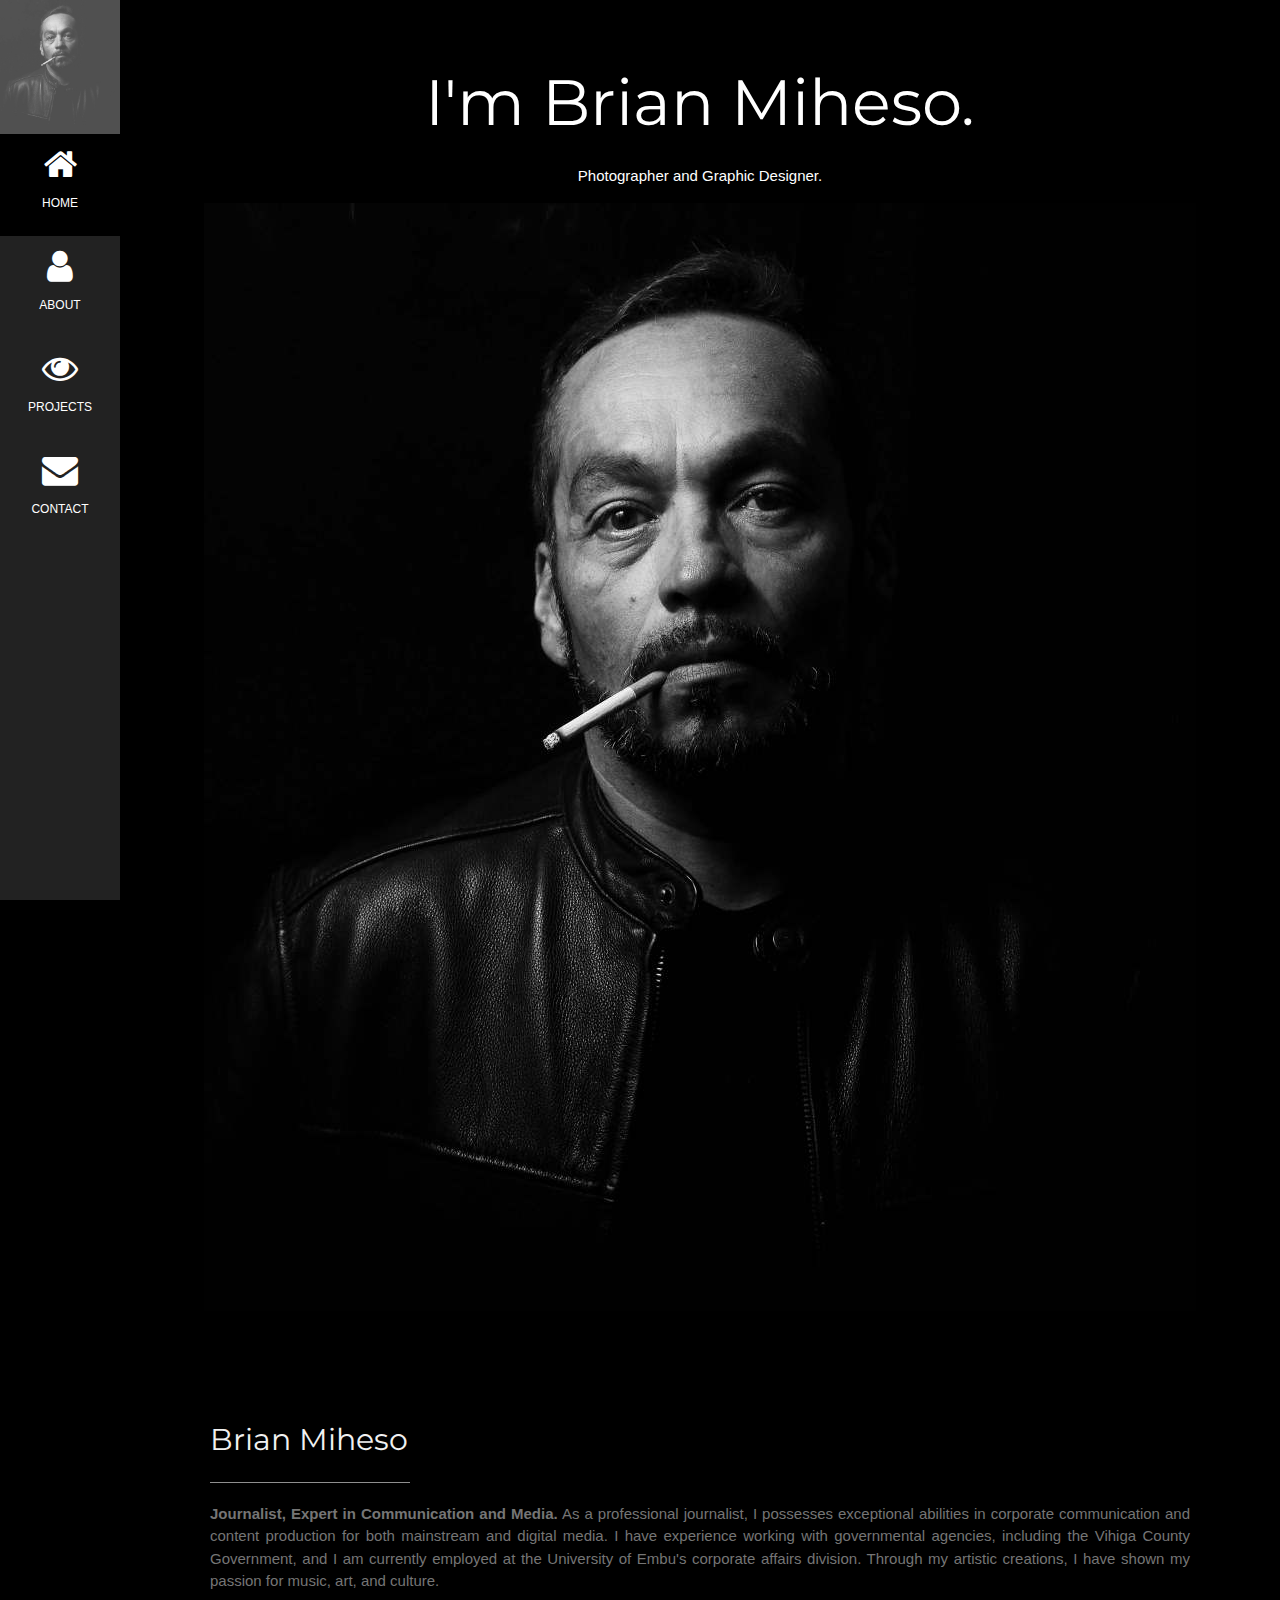
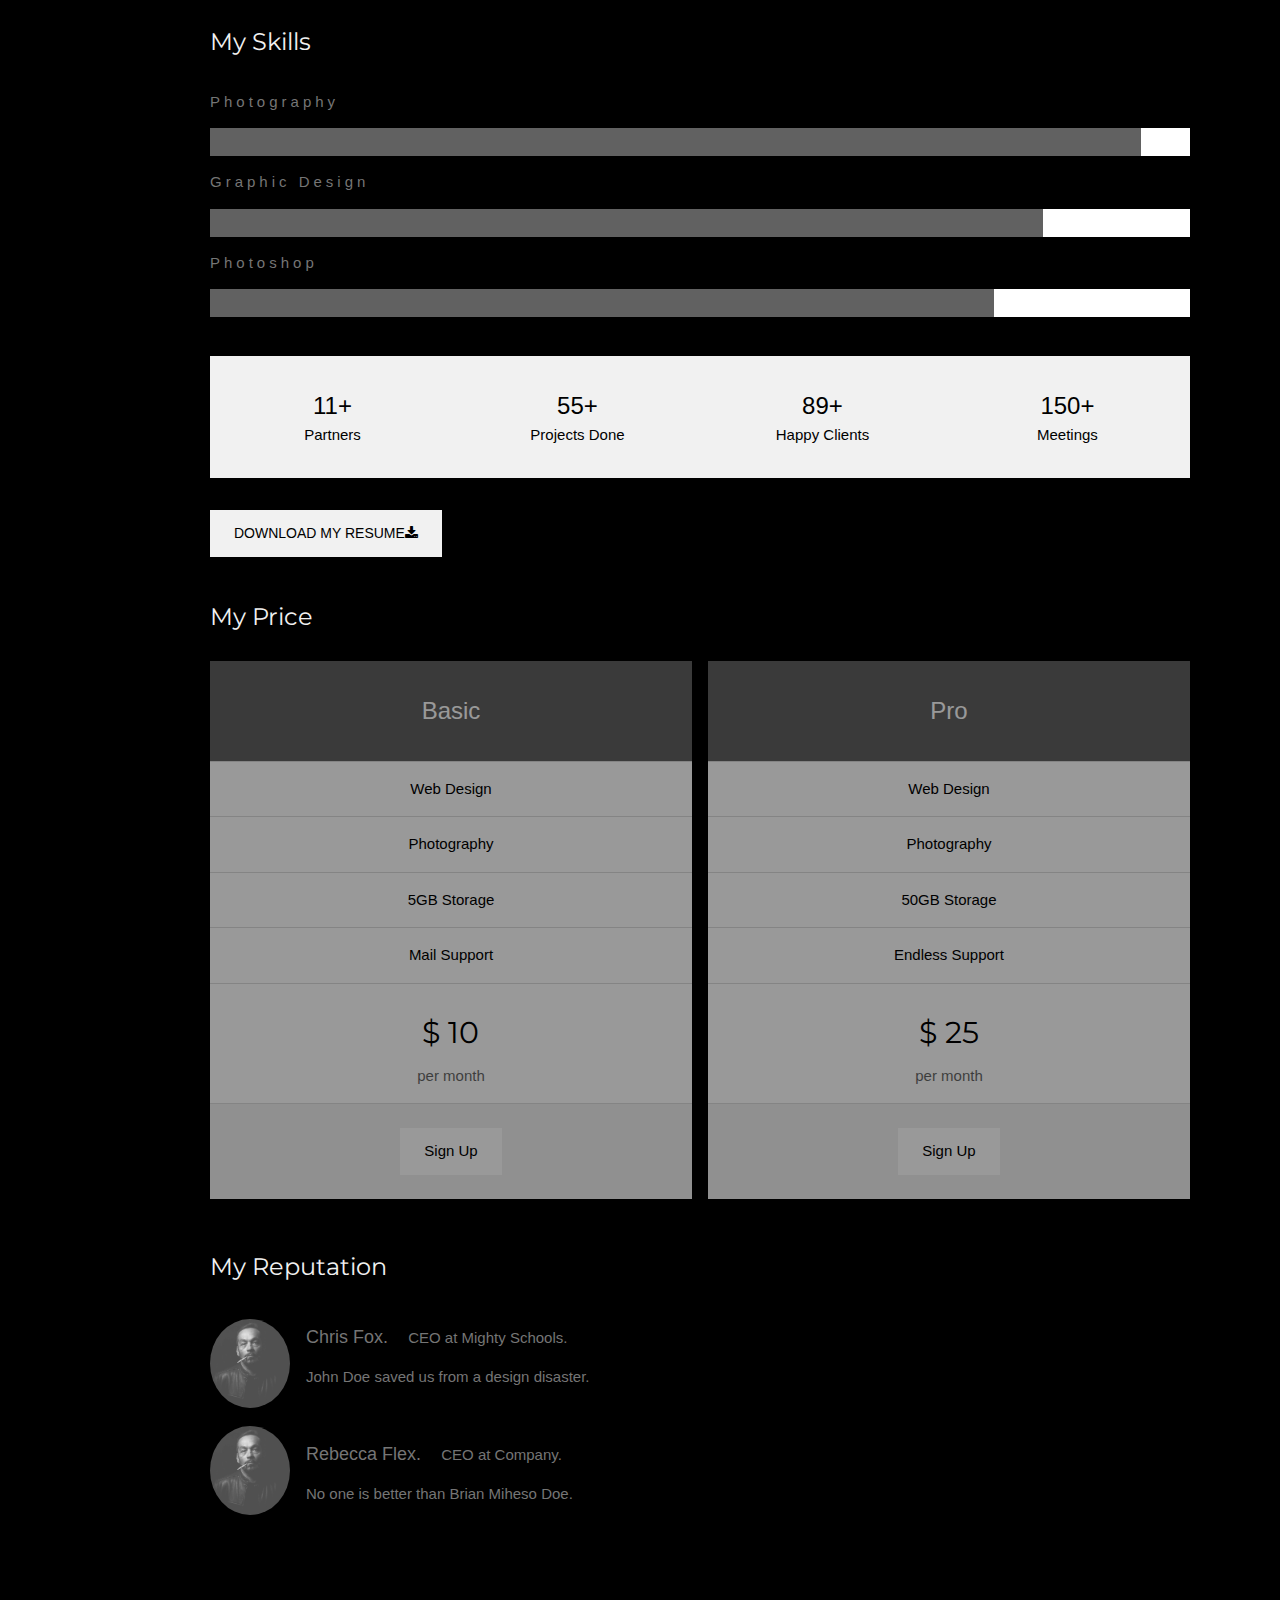
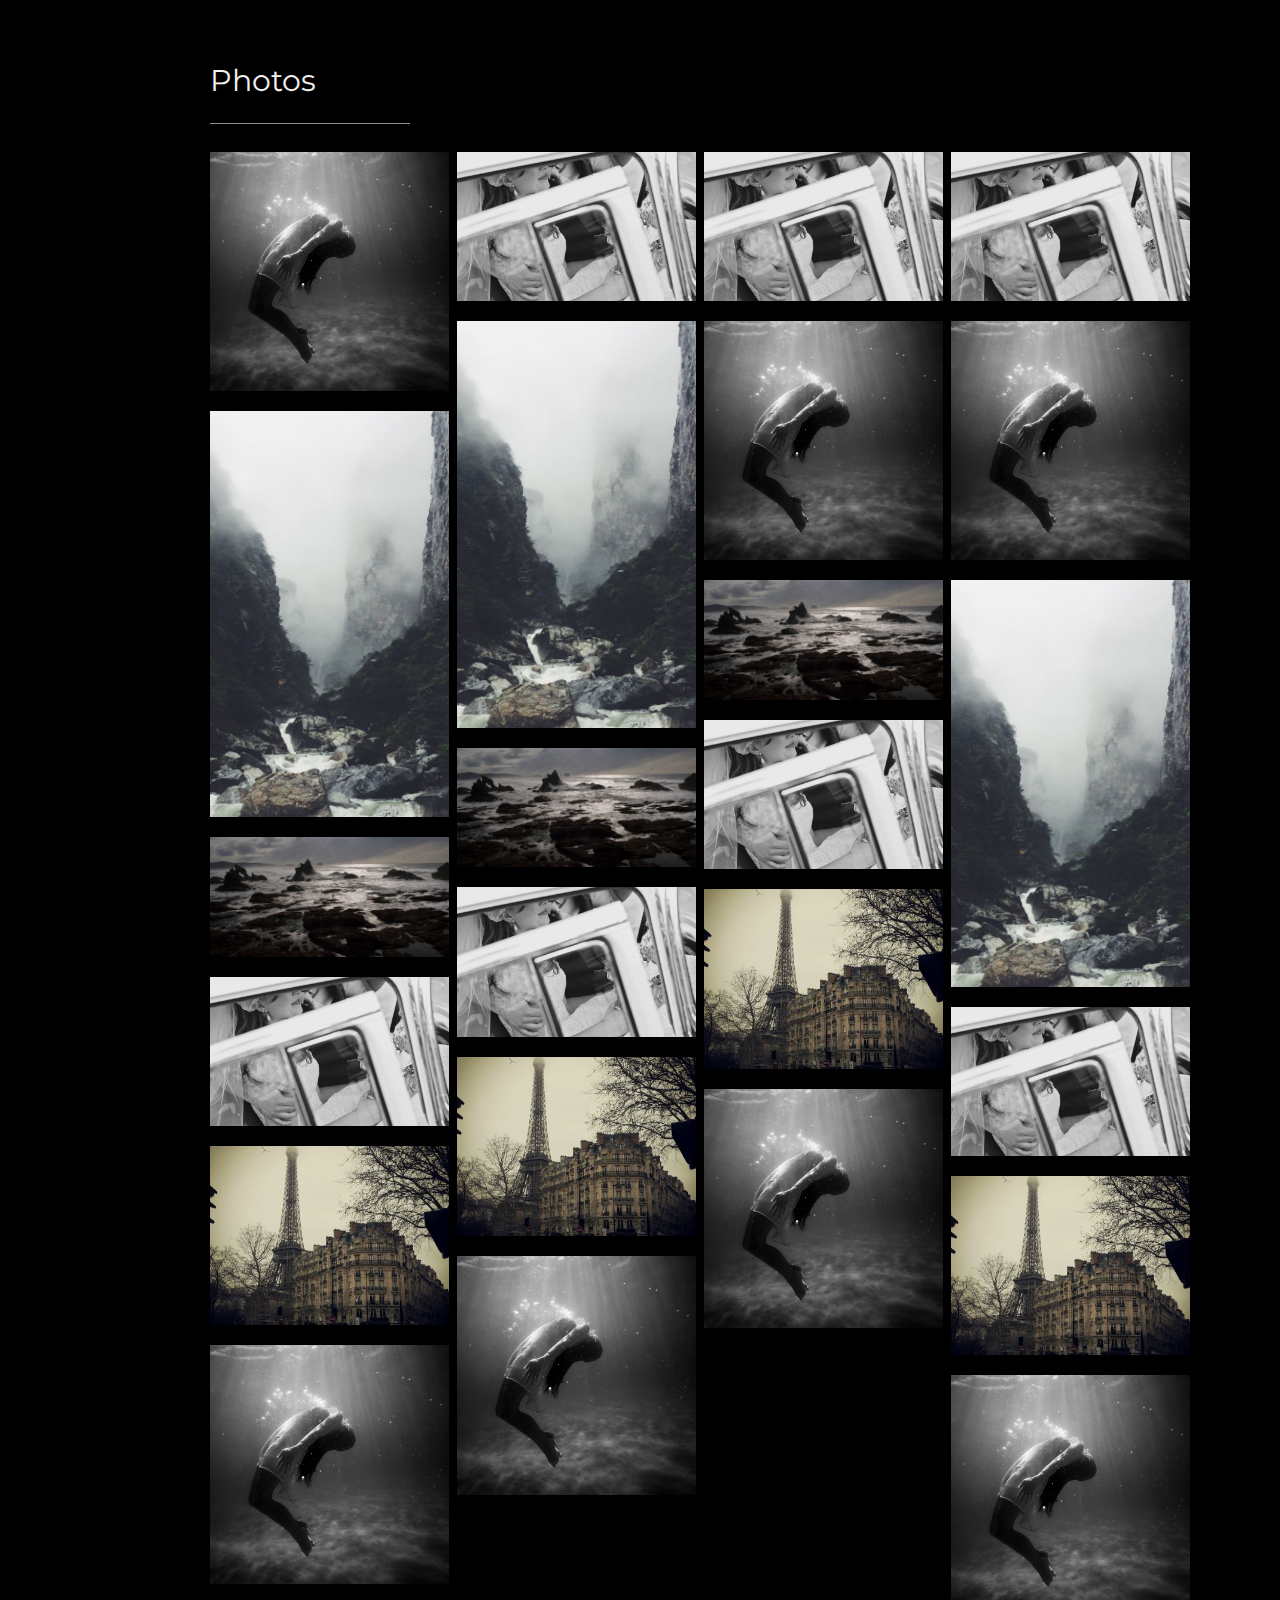
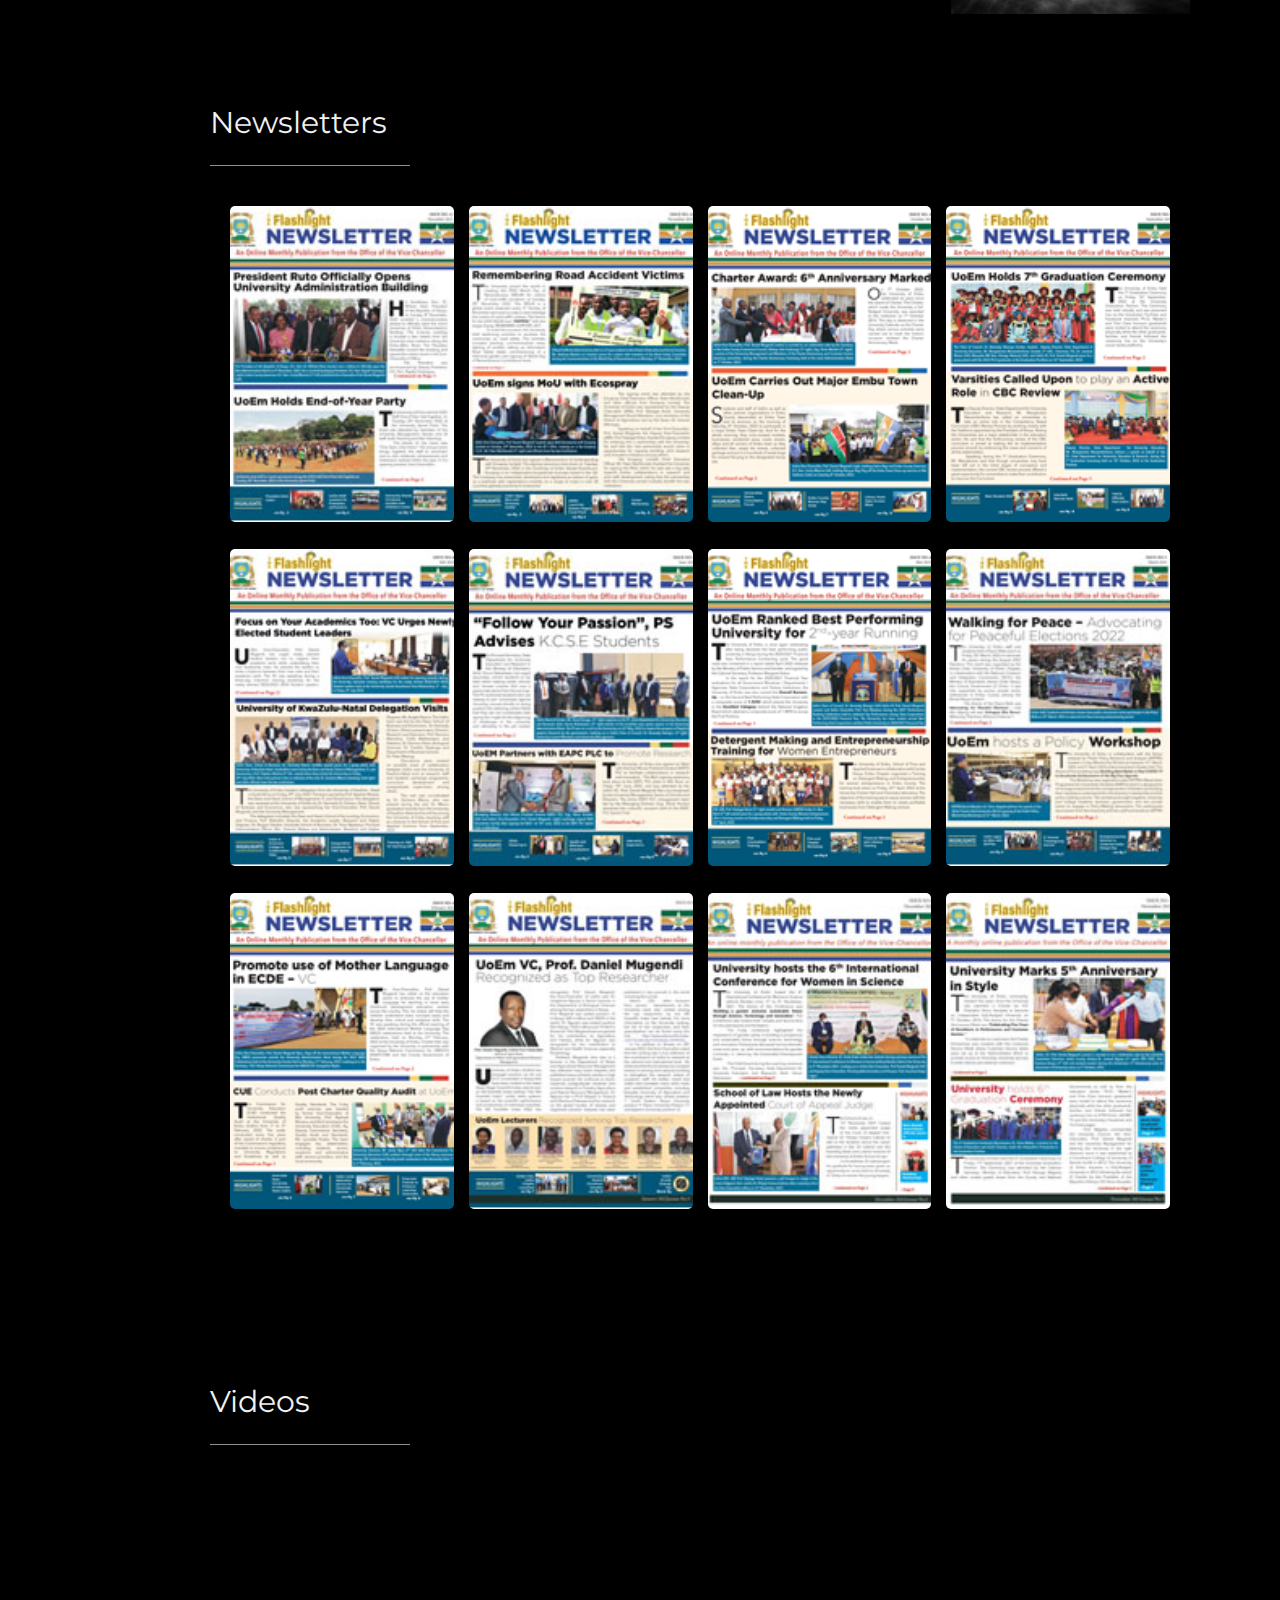
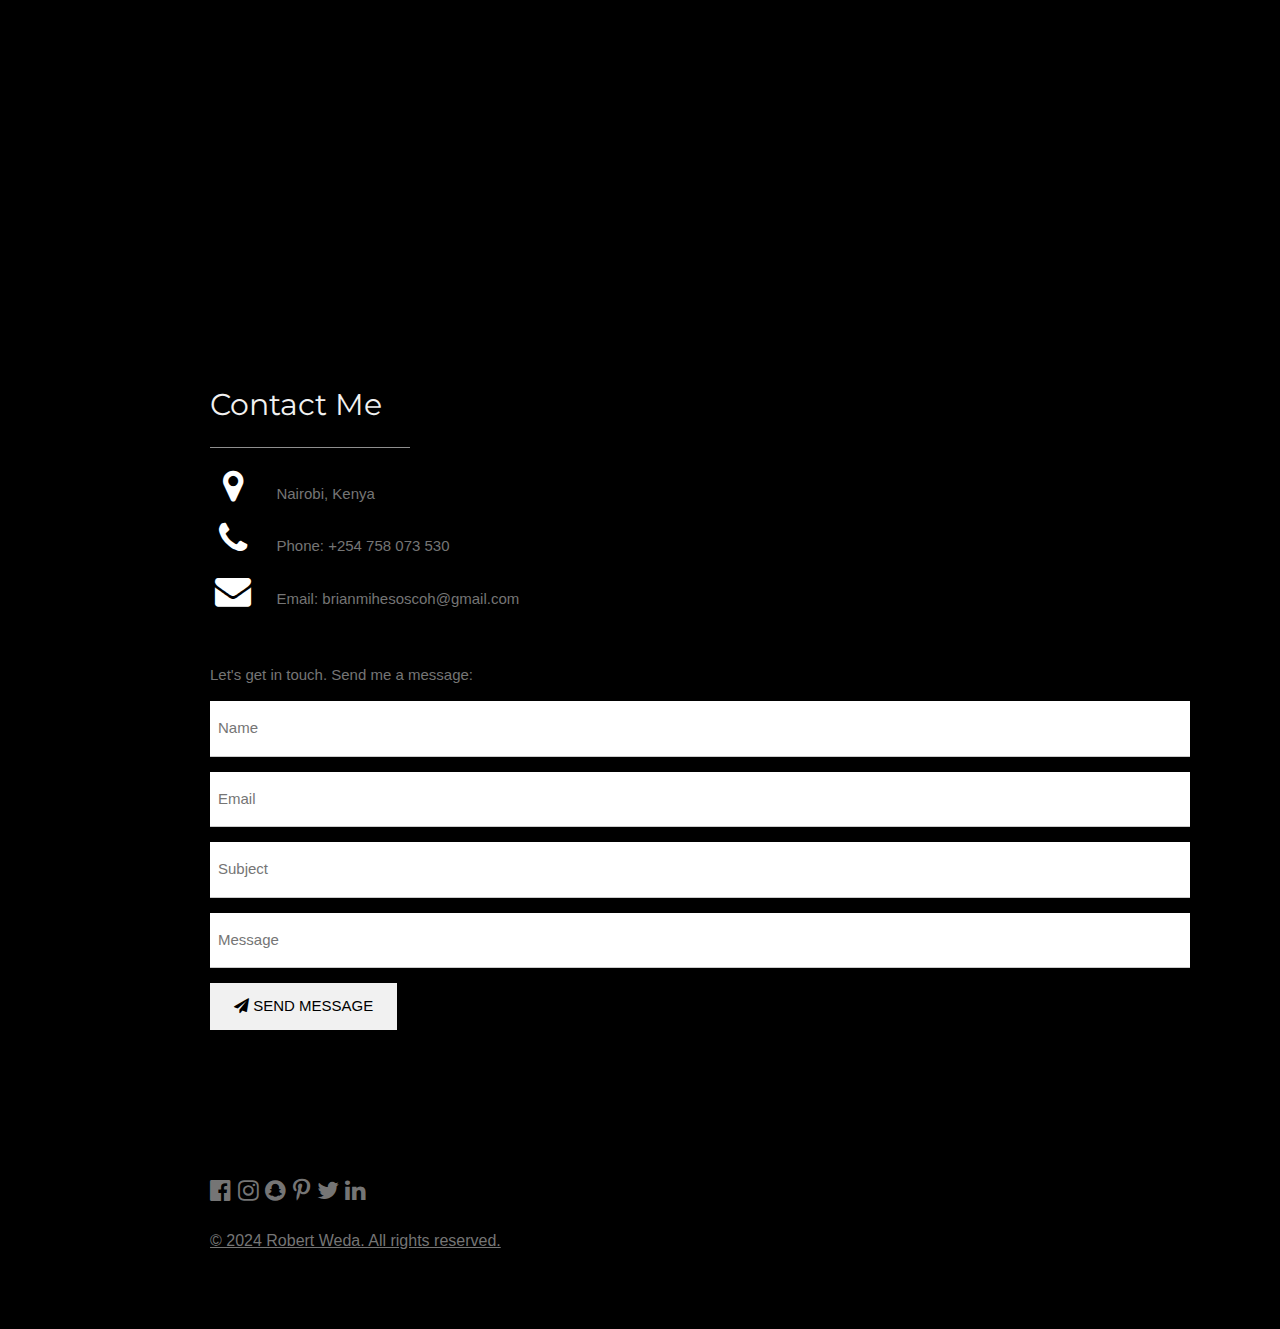
<file: index2.html>
<!DOCTYPE html>
<html>
<head>
  
<title>John Doe</title>
<link rel="icon" type="image/x-icon" href="/icons8-favicon-50.png">
<meta charset="UTF-8">
<meta name="viewport" content="width=device-width, initial-scale=1">
<link rel="stylesheet" href="https://www.w3schools.com/w3css/4/w3.css">
<link rel="stylesheet" href="https://fonts.googleapis.com/css?family=Montserrat">
<link rel="stylesheet" href="https://cdnjs.cloudflare.com/ajax/libs/font-awesome/4.7.0/css/font-awesome.min.css">
<style>
body, h1,h2,h3,h4,h5,h6 {font-family: "Montserrat", sans-serif}
.w3-row-padding img {margin-bottom: 12px}
/* Set the width of the sidebar to 120px */
.w3-sidebar {width: 120px;background: #222;}
/* Add a left margin to the "page content" that matches the width of the sidebar (120px) */
#main {margin-left: 120px}
/* Remove margins from "page content" on small screens */
@media only screen and (max-width: 600px) {#main {margin-left: 0} }
</style>
</head>
<body class="w3-black">

<!-- Icon Bar (Sidebar - hidden on small screens) -->
<nav class="w3-sidebar w3-bar-block w3-small w3-hide-small w3-center">
  <!-- Avatar image in top left corner -->
  <img src="/avatar_smoke.jpg" style="width:100%">
  <a href="#" class="w3-bar-item w3-button w3-padding-large w3-black">
    <i class="fa fa-home w3-xxlarge"></i>
    <p>HOME</p>
  </a>
  <a href="#about" class="w3-bar-item w3-button w3-padding-large w3-hover-black">
    <i class="fa fa-user w3-xxlarge"></i>
    <p>ABOUT</p>
  </a>
  <a href="#photos" class="w3-bar-item w3-button w3-padding-large w3-hover-black">
    <i class="fa fa-eye w3-xxlarge"></i>
    <p>PROJECTS</p>
  </a>
  <a href="#contact" class="w3-bar-item w3-button w3-padding-large w3-hover-black">
    <i class="fa fa-envelope w3-xxlarge"></i>
    <p>CONTACT</p>
  </a>
</nav>

<!-- Navbar on small screens (Hidden on medium and large screens) -->
<div class="w3-top w3-hide-large w3-hide-medium" id="myNavbar">
  <div class="w3-bar w3-black w3-opacity w3-hover-opacity-off w3-center w3-small">
    <a href="#" class="w3-bar-item w3-button" style="width:25% !important">HOME</a>
    <a href="#about" class="w3-bar-item w3-button" style="width:25% !important">ABOUT</a>
    <a href="#photos" class="w3-bar-item w3-button" style="width:25% !important">PROJECTS</a>
    <a href="#contact" class="w3-bar-item w3-button" style="width:25% !important">CONTACT</a>
  </div>
</div>

<!-- Page Content -->
<div class="w3-padding-large" id="main">
  <!-- Header/Home -->
  <header class="w3-container w3-padding-32 w3-center w3-black" id="home">
    <h1 class="w3-jumbo"><span class="w3-hide-small">I'm</span> Brian Miheso.</h1>
    <p>Photographer and Graphic Designer.</p>
    <img src="/man_smoke.jpg" alt="boy" class="w3-image" width="992" height="1108">
  </header>

  <!-- About Section -->
  <div class="w3-content w3-justify w3-text-grey w3-padding-64" id="about">
    <h2 class="w3-text-light-grey">Brian Miheso</h2>
    <hr style="width:200px" class="w3-opacity">
    <p>
        <b>Journalist, Expert in Communication and Media.</b>
  As a professional journalist, I possesses exceptional abilities in corporate communication and content production for both mainstream and digital media. I have experience working with governmental agencies, including the Vihiga County Government, and I am currently employed at the University of Embu's corporate affairs division. Through my artistic creations, I have shown my passion for music, art, and culture.
      </p>
    <h3 class="w3-padding-16 w3-text-light-grey">My Skills</h3>
    <p class="w3-wide">Photography</p>
    <div class="w3-white">
      <div class="w3-dark-grey" style="height:28px;width:95%"></div>
    </div>
    <p class="w3-wide">Graphic Design</p>
    <div class="w3-white">
      <div class="w3-dark-grey" style="height:28px;width:85%"></div>
    </div>
    <p class="w3-wide">Photoshop</p>
    <div class="w3-white">
      <div class="w3-dark-grey" style="height:28px;width:80%"></div>
    </div><br>
    
    <div class="w3-row w3-center w3-padding-16 w3-section w3-light-grey">
      <div class="w3-quarter w3-section">
        <span class="w3-xlarge">11+</span><br>
        Partners
      </div>
      <div class="w3-quarter w3-section">
        <span class="w3-xlarge">55+</span><br>
        Projects Done
      </div>
      <div class="w3-quarter w3-section">
        <span class="w3-xlarge">89+</span><br>
        Happy Clients
      </div>
      <div class="w3-quarter w3-section">
        <span class="w3-xlarge">150+</span><br>
        Meetings
      </div>
    </div>

    <button class="w3-button w3-light-grey w3-padding-large w3-section">
      
        <a style="text-decoration: none; font-size: 14px; font-family: sans-serif;" href="/BRIAN RESUME .pdf" download="My_Resume.pdf">DOWNLOAD MY RESUME<i class="fa fa-download"></i></a>

    </button>
    
    <!-- Grid for pricing tables -->
    <h3 class="w3-padding-16 w3-text-light-grey">My Price</h3>
    <div class="w3-row-padding" style="margin:0 -16px">
      <div class="w3-half w3-margin-bottom">
        <ul class="w3-ul w3-white w3-center w3-opacity w3-hover-opacity-off">
          <li class="w3-dark-grey w3-xlarge w3-padding-32">Basic</li>
          <li class="w3-padding-16">Web Design</li>
          <li class="w3-padding-16">Photography</li>
          <li class="w3-padding-16">5GB Storage</li>
          <li class="w3-padding-16">Mail Support</li>
          <li class="w3-padding-16">
            <h2>$ 10</h2>
            <span class="w3-opacity">per month</span>
          </li>
          <li class="w3-light-grey w3-padding-24">
            <button class="w3-button w3-white w3-padding-large w3-hover-black">Sign Up</button>
          </li>
        </ul>
      </div>

      <div class="w3-half">
        <ul class="w3-ul w3-white w3-center w3-opacity w3-hover-opacity-off">
          <li class="w3-dark-grey w3-xlarge w3-padding-32">Pro</li>
          <li class="w3-padding-16">Web Design</li>
          <li class="w3-padding-16">Photography</li>
          <li class="w3-padding-16">50GB Storage</li>
          <li class="w3-padding-16">Endless Support</li>
          <li class="w3-padding-16">
            <h2>$ 25</h2>
            <span class="w3-opacity">per month</span>
          </li>
          <li class="w3-light-grey w3-padding-24">
            <button class="w3-button w3-white w3-padding-large w3-hover-black">Sign Up</button>
          </li>
        </ul>
      </div>
    <!-- End Grid/Pricing tables -->
    </div>
    
    <!-- Testimonials -->
    <h3 class="w3-padding-24 w3-text-light-grey">My Reputation</h3>  
    <img src="avatar_smoke.jpg" alt="Avatar" class="w3-left w3-circle w3-margin-right" style="width:80px">
    <p><span class="w3-large w3-margin-right">Chris Fox.</span> CEO at Mighty Schools.</p>
    <p>John Doe saved us from a design disaster.</p><br>
    
    <img src="avatar_smoke.jpg" alt="Avatar" class="w3-left w3-circle w3-margin-right" style="width:80px">
    <p><span class="w3-large w3-margin-right">Rebecca Flex.</span> CEO at Company.</p>
    <p>No one is better than Brian Miheso Doe.</p>
  <!-- End About Section -->
  </div>
  
  <!-- Portfolio Section -->
  <div class="w3-padding-64 w3-content" id="photos">
    <h2 class="w3-text-light-grey">Photos</h2>
    <hr style="width:200px" class="w3-opacity">

    <!-- Grid for photos -->
    <div class="w3-row-padding" style="margin:0 -16px">
       
        <style>
        * {
          box-sizing: border-box;
        }
        
        body {
          margin: 0;
          font-family: Arial;
        }
        
        .header {
          text-align: center;
          padding: 32px;
        }
        
        .row {
          display: -ms-flexbox; /* IE10 */
          display: flex;
          -ms-flex-wrap: wrap; /* IE10 */
          flex-wrap: wrap;
          padding: 0 4px;
        }
        
        /* Create four equal columns that sits next to each other */
        .column {
          -ms-flex: 25%; /* IE10 */
          flex: 25%;
          max-width: 25%;
          padding: 0 4px;
        }
        
        .column img {
          margin-top: 8px;
          vertical-align: middle;
          width: 100%;
        }
        
        /* Responsive layout - makes a two column-layout instead of four columns */
        @media screen and (max-width: 800px) {
          .column {
            -ms-flex: 50%;
            flex: 50%;
            max-width: 50%;
          }
        }
        
        /* Responsive layout - makes the two columns stack on top of each other instead of next to each other */
        @media screen and (max-width: 600px) {
          .column {
            -ms-flex: 100%;
            flex: 100%;
            max-width: 100%;
          }
        }
        </style>
        <body>
        
       
        
        <!-- Photo Grid -->
        <div class="row"> 
          <div class="column">
            
            <img src="/2underwater.jpg" style="width:100%">
            <img src="/3rocks.jpg" style="width:100%">
            <img src="/4ocean.jpg" style="width:100%">
            <img src="/5wedding.jpg" style="width:100%">
            <img src="/6paris.jpg" style="width:100%">
            <img src="7underwater.jpg" style="width:100%">
          </div>
          <div class="column">
            <img src="/1wedding.jpg" style="width:100%">
           
            <img src="/3rocks.jpg" style="width:100%">
            <img src="/4ocean.jpg" style="width:100%">
            <img src="/5wedding.jpg" style="width:100%">
            <img src="/6paris.jpg" style="width:100%">
            <img src="7underwater.jpg" style="width:100%">
          </div>  
          <div class="column">
            <img src="/1wedding.jpg" style="width:100%">
            <img src="/2underwater.jpg" style="width:100%">
         
            <img src="/4ocean.jpg" style="width:100%">
            <img src="/5wedding.jpg" style="width:100%">
            <img src="/6paris.jpg" style="width:100%">
            <img src="7underwater.jpg" style="width:100%">
          </div>
          <div class="column">
            <img src="/1wedding.jpg" style="width:100%">
            <img src="/2underwater.jpg" style="width:100%">
            <img src="/3rocks.jpg" style="width:100%">
           
            <img src="/5wedding.jpg" style="width:100%">
            <img src="/6paris.jpg" style="width:100%">
            <img src="7underwater.jpg" style="width:100%">
          </div>
        </div>
        <!--Newsletters-->
        <div class="w3-padding-64 w3-content" id="photos">
            <h2 class="w3-text-light-grey">Newsletters</h2>
            <hr style="width:200px" class="w3-opacity">

            <style>
                .grid-container {
                    display: grid;
                    grid-template-columns: repeat(4, 1fr);
                    gap: 15px;
                    padding: 20px;
                }
        
                .grid-item {
                    width: 100%;
                    border-radius: 5px;
                }
        
                /* Responsive styles */
                @media (max-width: 1200px) {
                    .grid-container {
                        grid-template-columns: repeat(3, 1fr); /* 3 images per row for medium screens */
                    }
                }
        
                @media (max-width: 768px) {
                    .grid-container {
                        grid-template-columns: repeat(2, 1fr); /* 2 images per row for small screens */
                    }
                }
        
                @media (max-width: 480px) {
                    .grid-container {
                        grid-template-columns: 1fr; /* 1 image per row for very small screens */
                    }
                }
            </style>
        
            <div class="grid-container">              
                <a href="https://drive.google.com/file/d/187jNwC5B6MtnIRpbe2ABOdUtN5wnW0TF/view?usp=sharing">
                    <img src="Dec22Issue12.jpg" alt="Image 2" style="width: 100%; border-radius: 5px;">

                </a>
                <a href="https://drive.google.com/file/d/1mfjtK-zv0bbWNa0PT5YsSKu3mvW1SyJ4/view?usp=share_link">
                    <img src="11Nov2022Newletter.jpg" alt="Image 2" style="width: 100%; border-radius: 5px;">

                </a>
                <a href="https://drive.google.com/file/d/1-c011iIKV7mrXdHtPzFWYJuGFkK67BFw/view?usp=sharing">
                    <img src="Issue10Nov2022.png" alt="Image 3" style="width: 100%; border-radius: 5px;">

                </a>
                <a href="https://drive.google.com/file/d/1SMyExhWB8yOcGS0Rgz8UWoZqQjhJTVCg/view?usp=share_link">
                    <img src="Issue9Sep2022.png" alt="Image 4" style="width: 100%; border-radius: 5px;">

                </a>
                <a href="https://drive.google.com/file/d/1ma8-ya334g9RFRWikESDMfd9k6jNCqJe/view?usp=sharing">
                    <img src="FNLIssue8July2022.jpg" alt="Image 5" style="width: 100%; border-radius: 5px;">

                </a>
                <a href="https://drive.google.com/file/d/1VdLQB_zPW9-9QrACRcmuEQEVAa2ep1Ob/view?usp=sharing">
                    <img src="Issue7June2022Flashlight.jpg" alt="Image 6" style="width: 100%; border-radius: 5px;">

                </a>
                <a href="https://drive.google.com/file/d/1rJGQ3nrZB6Ju_21lieYqVatLBpIgP5TI/view?usp=sharing">
                    <img src="MayNewsletterMay2022.png" alt="Image 7" style="width: 100%; border-radius: 5px;">

                </a>
                <a href="https://drive.google.com/file/d/1dv2j_wF6M_EfnO_EobqLo1jXNDDk0det/view?usp=sharing">
                    <img src="March2022NewLetter.jpg" alt="Image 8" style="width: 100%; border-radius: 5px;">

                </a>
                <a href="https://drive.google.com/file/d/1UkdFYuzejaiZyVd1C8a98W9Yi3juxdUk/view?usp=sharing">
                    <img src="February22NewsLetter.jpg" alt="Image 9" style="width: 100%; border-radius: 5px;">

                </a>
                <a href="https://drive.google.com/file/d/1ttzlVC5gt8pu3TcE9jkL2_tYsGY2GFky/view?usp=sharing">
                    <img src="Jan22NewsLetter.jpg" alt="Image 10" style="width: 100%; border-radius: 5px;">

                </a>
                <a href="https://drive.google.com/file/d/1D8LozqA3byTJZGd8aaIQ0683siDSOqtH/view?usp=sharing">
                    <img src="NewsLetterDec21.jpg" alt="Image 11" style="width: 100%; border-radius: 5px;">

                </a>
                <a href="https://drive.google.com/file/d/1Lx0HONLYNQg07Kbtz1-Gc0JCON4EKimq/view?usp=sharing">
                    <img src="Newsletter.jpg" alt="Image 12" style="width: 100%; border-radius: 5px;">

                </a>
            </div>
        </div>
        <!--youtube vids-->
        <div>
            
            <style>
                .container {
                  display: flex;
                  flex-wrap: wrap;
                  gap: 10px;
                }
              
                .container iframe {
                  flex: 1 1 100%; /* Make iframes full width by default */
                  max-width: 100%; /* Prevent overflow on smaller screens */
                  height: auto;
                }
              
                /* On larger screens (above 768px), make the iframes display side by side */
                @media (min-width: 768px) {
                  .container iframe {
                    flex: 1 1 45%; /* Reduce width to 45% to fit two side by side */
                    height: 315px; /* Set a consistent height */
                  }
                }
              </style>
              
              <div class="w3-padding-64 w3-content w3-text-grey" id="videos">
                        <h2 class="w3-text-light-grey">Videos</h2>
                        <hr style="width:200px" class="w3-opacity">
                    <div class="container"> 
                        <iframe src="https://www.youtube.com/embed/ZE1YP01YgXk?si=Kzbn1TCI5YKStv5T" title="YouTube video player" frameborder="0" allow="accelerometer; autoplay; clipboard-write; encrypted-media; gyroscope; picture-in-picture; web-share" referrerpolicy="strict-origin-when-cross-origin" allowfullscreen></iframe>
                        
                        <iframe src="https://www.youtube.com/embed/qOklm4Lozl4?si=thWtosdOiFMgqFhE" title="YouTube video player" frameborder="0" allow="accelerometer; autoplay; clipboard-write; encrypted-media; gyroscope; picture-in-picture; web-share" referrerpolicy="strict-origin-when-cross-origin" allowfullscreen></iframe>                        
                    </div>
                </div>
                
            
            
            
        </div>
        
        
    <!-- End photo grid -->
    </div>
  <!-- End Portfolio Section -->
  </div>

  <!-- Contact Section -->
  <div class="w3-padding-64 w3-content w3-text-grey" id="contact">
    <h2 class="w3-text-light-grey">Contact Me</h2>
    <hr style="width:200px" class="w3-opacity">

    <div class="w3-section">
      <p><i class="fa fa-map-marker fa-fw w3-text-white w3-xxlarge w3-margin-right"></i> Nairobi, Kenya</p>
      <p><i class="fa fa-phone fa-fw w3-text-white w3-xxlarge w3-margin-right"></i> Phone: +254 758 073 530  </p>
      <p><i class="fa fa-envelope fa-fw w3-text-white w3-xxlarge w3-margin-right"> </i> Email: brianmihesoscoh@gmail.com</p>
    </div><br>
    <p>Let's get in touch. Send me a message:</p>

    <form action="mailto:brianmihesoscoh@gmail.com" target="_blank">
      <p><input class="w3-input w3-padding-16" type="text" placeholder="Name" required name="Name"></p>
      <p><input class="w3-input w3-padding-16" type="text" placeholder="Email" required name="Email"></p>
      <p><input class="w3-input w3-padding-16" type="text" placeholder="Subject" required name="Subject"></p>
      <p><input class="w3-input w3-padding-16" type="text" placeholder="Message" required name="Message"></p>
      <p>
        <button class="w3-button w3-light-grey w3-padding-large" type="submit">
          <i class="fa fa-paper-plane"></i> SEND MESSAGE
        </button>
      </p>
    </form>
  <!-- End Contact Section -->
  </div>
  
    <!-- Footer -->
  <footer class="w3-content w3-padding-64 w3-text-grey w3-xlarge">
    <i class="fa fa-facebook-official w3-hover-opacity"></i>
    <i class="fa fa-instagram w3-hover-opacity"></i>
    <i class="fa fa-snapchat w3-hover-opacity"></i>
    <i class="fa fa-pinterest-p w3-hover-opacity"></i>
    <i class="fa fa-twitter w3-hover-opacity"></i>
    <a href="https://www.linkedin.com/in/brian-miheso-98b962a1/"> <i class="fa fa-linkedin w3-hover-opacity"></i></a>
    <div style="margin-top: 20px; font-size: 16px;">
         <a href="https://www.linkedin.com/in/robert-weda-410303274/">&copy; 2024 Robert Weda. All rights reserved.</a>
    </div>

  <!-- End footer -->
  </footer>

<!-- END PAGE CONTENT -->
</div>

</body>
</html>
</file>
